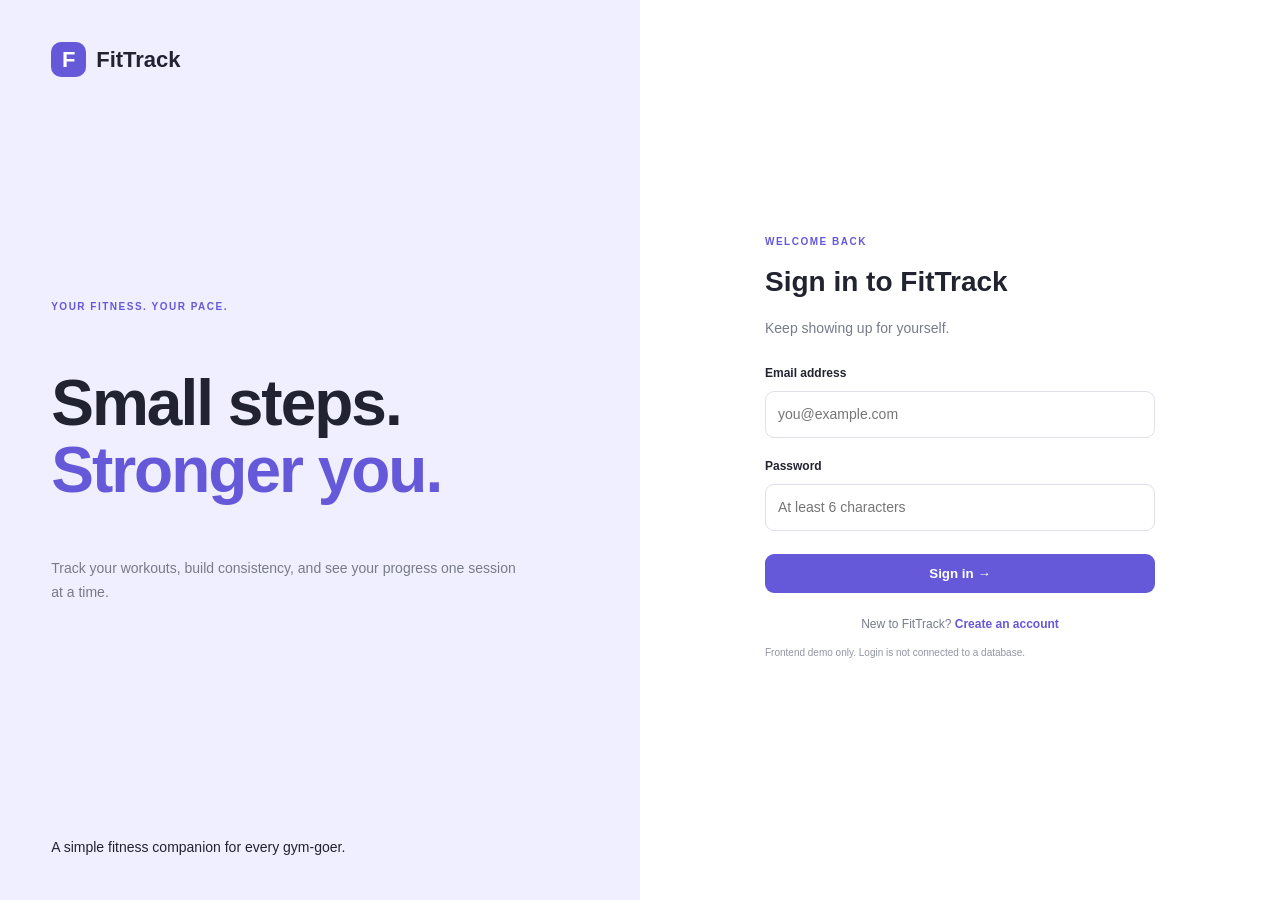
<file: project2/FitTrack_Frontend/index.html>
<!doctype html><html lang="en"><head><meta charset="utf-8"><meta name="viewport" content="width=device-width,initial-scale=1"><title>FitTrack | Sign In</title><link rel="stylesheet" href="css/style.css"></head><body class="auth"><section class="hero"><a class="brand" href="index.html"><b>F</b> FitTrack</a><div><small>YOUR FITNESS. YOUR PACE.</small><h1>Small steps.<br><em>Stronger you.</em></h1><p>Track your workouts, build consistency, and see your progress one session at a time.</p></div><footer>A simple fitness companion for every gym-goer.</footer></section><main class="authbox"><div class="mobilebrand">🟣 FitTrack</div><small>WELCOME BACK</small><h2>Sign in to FitTrack</h2><p class="muted">Keep showing up for yourself.</p><form id="loginForm"><label>Email address</label><input id="email" type="email" placeholder="you@example.com" required><label>Password</label><input id="password" type="password" minlength="6" placeholder="At least 6 characters" required><button class="primary">Sign in →</button></form><p class="switch">New to FitTrack? <a href="register.html">Create an account</a></p><p class="note">Frontend demo only. Login is not connected to a database.</p></main><script src="js/app.js"></script></body></html>
</file>
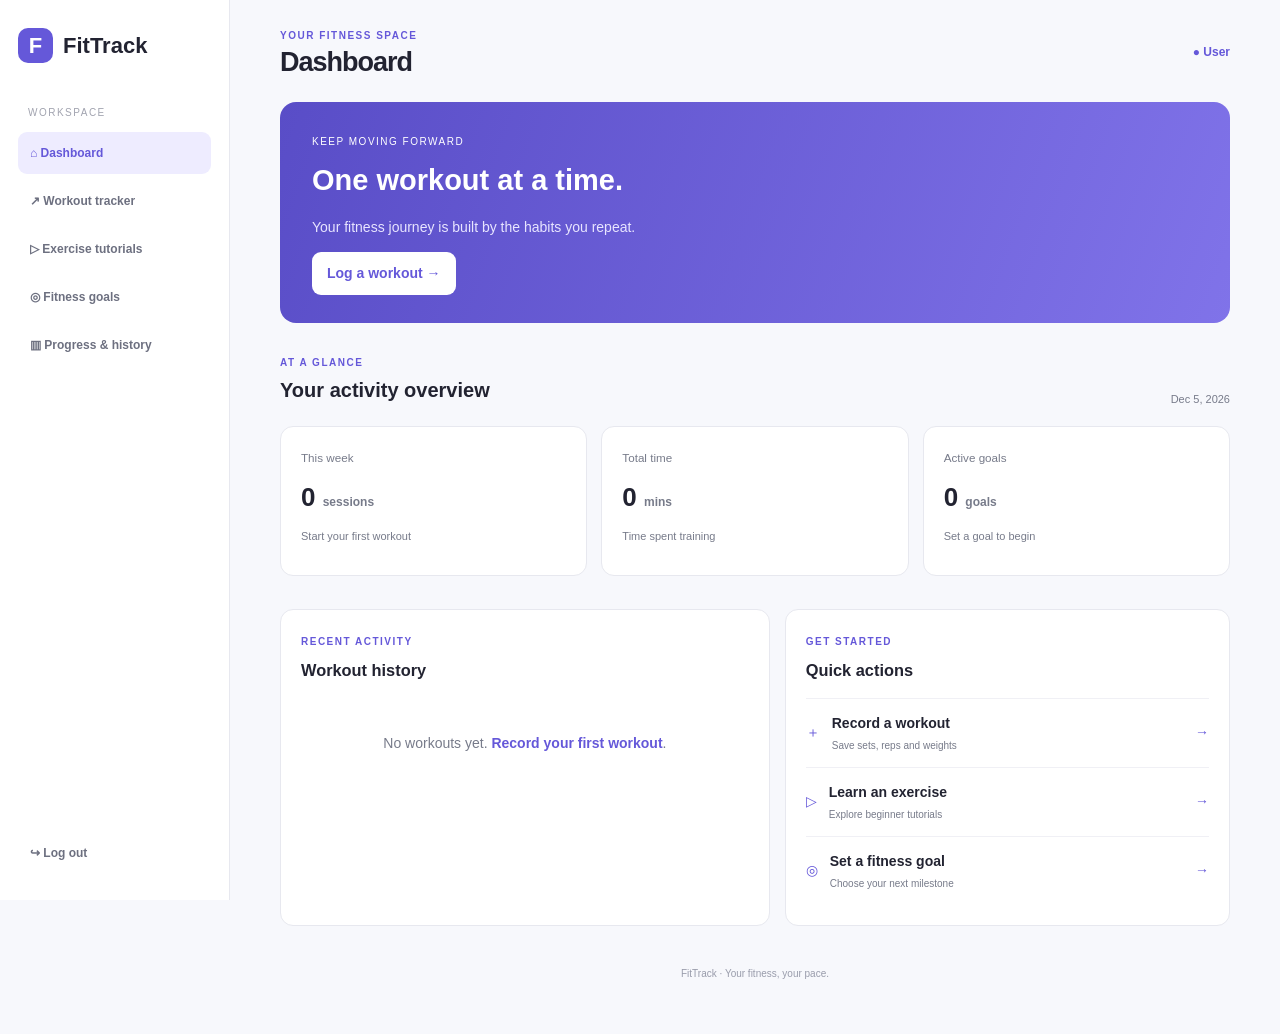
<file: project2/FitTrack_Frontend/dashboard.html>
<!doctype html><html lang="en"><head><meta charset="utf-8"><meta name="viewport" content="width=device-width,initial-scale=1"><title>FitTrack | Dashboard</title><link rel="stylesheet" href="css/style.css"></head><body class="app"><aside class="sidebar" id="sidebar"><a class="brand" href="dashboard.html"><b>F</b> FitTrack</a><small>WORKSPACE</small><nav><a class="active" href="dashboard.html">⌂ Dashboard</a><a href="workouts.html">↗ Workout tracker</a><a href="tutorials.html">▷ Exercise tutorials</a><a href="goals.html">◎ Fitness goals</a><a href="progress.html">▥ Progress & history</a></nav><button class="navlogout" data-logout>↪ Log out</button></aside><main class="main"><header><button id="menuToggle" class="menu">☰</button><div><small>YOUR FITNESS SPACE</small><h1>Dashboard</h1></div><span class="user">● <b id="displayName">User</b></span></header><section class="banner"><small>KEEP MOVING FORWARD</small><h2>One workout at a time.</h2><p>Your fitness journey is built by the habits you repeat.</p><a class="lightbtn" href="workouts.html">Log a workout →</a></section><div class="sectiontitle"><div><small>AT A GLANCE</small><h2>Your activity overview</h2></div><span id="todayDate"></span></div><section class="stats"><article><small>This week</small><h2 id="workoutCount">0 <small>sessions</small></h2><p>Start your first workout</p></article><article><small>Total time</small><h2 id="minuteCount">0 <small>mins</small></h2><p>Time spent training</p></article><article><small>Active goals</small><h2 id="goalCount">0 <small>goals</small></h2><p>Set a goal to begin</p></article></section><section class="columns"><article class="panel"><small>RECENT ACTIVITY</small><h3>Workout history</h3><div id="recent" class="empty">No workouts yet. <a href="workouts.html">Record your first workout</a>.</div></article><article class="panel"><small>GET STARTED</small><h3>Quick actions</h3><a class="quick" href="workouts.html">＋ <span><b>Record a workout</b><small>Save sets, reps and weights</small></span> →</a><a class="quick" href="tutorials.html">▷ <span><b>Learn an exercise</b><small>Explore beginner tutorials</small></span> →</a><a class="quick" href="goals.html">◎ <span><b>Set a fitness goal</b><small>Choose your next milestone</small></span> →</a></article></section><footer>FitTrack · Your fitness, your pace.</footer></main><div class="overlay" id="logoutModal" hidden><section class="modal"><h2>Log out of FitTrack?</h2><p>Are you sure you want to log out of your account?</p><button id="cancelLogout" class="secondary">No, stay here</button> <button id="confirmLogout" class="primary">Yes, log out</button></section></div><script src="js/app.js"></script></body></html>
</file>
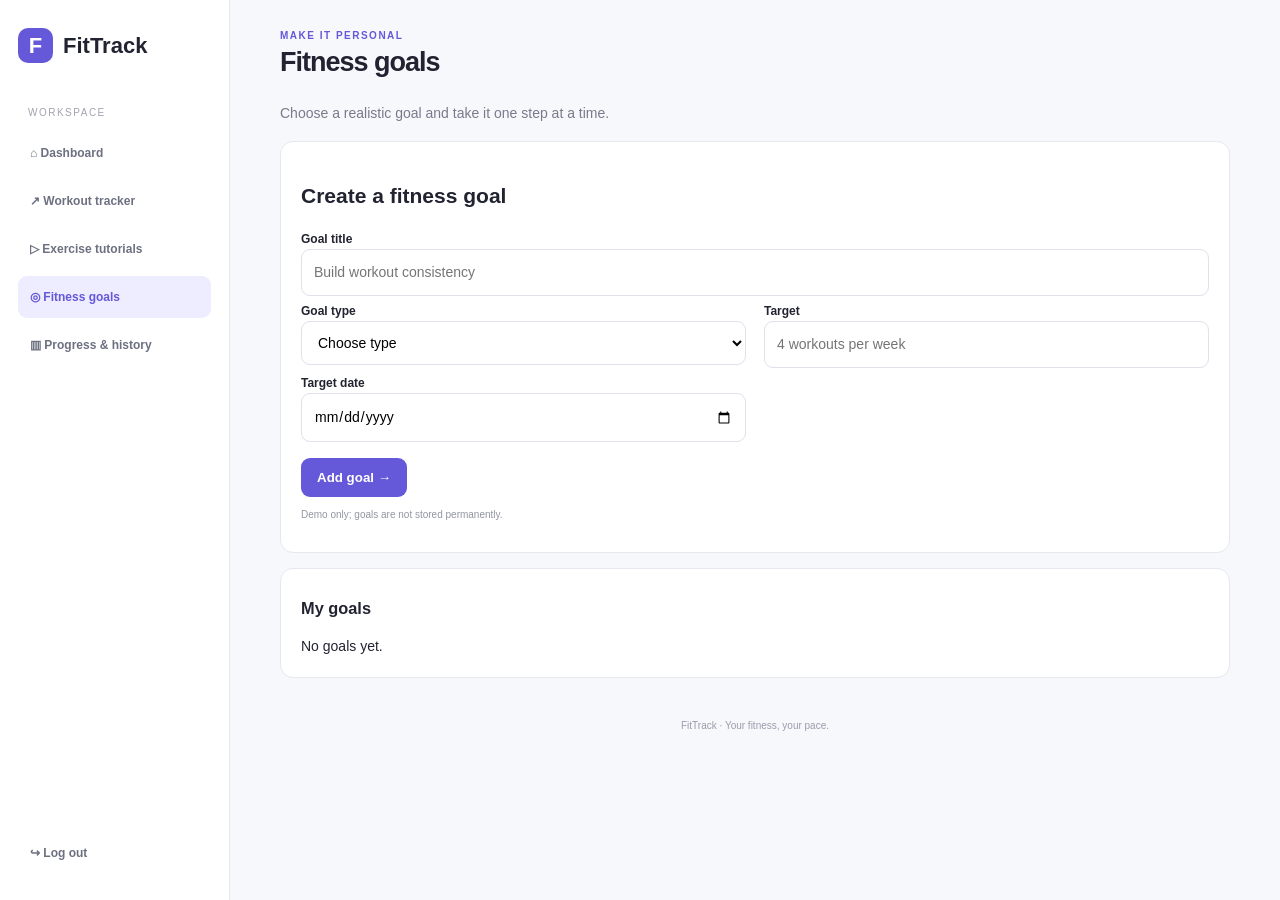
<file: project2/FitTrack_Frontend/goals.html>
<!doctype html><html lang="en"><head><meta charset="utf-8"><meta name="viewport" content="width=device-width,initial-scale=1"><title>FitTrack | Goals</title><link rel="stylesheet" href="css/style.css"></head><body class="app"><aside class="sidebar" id="sidebar"><a class="brand" href="dashboard.html"><b>F</b> FitTrack</a><small>WORKSPACE</small><nav><a href="dashboard.html">⌂ Dashboard</a><a href="workouts.html">↗ Workout tracker</a><a href="tutorials.html">▷ Exercise tutorials</a><a class="active" href="goals.html">◎ Fitness goals</a><a href="progress.html">▥ Progress & history</a></nav><button class="navlogout" data-logout>↪ Log out</button></aside><main class="main"><header><button id="menuToggle" class="menu">☰</button><div><small>MAKE IT PERSONAL</small><h1>Fitness goals</h1></div></header><p class="muted">Choose a realistic goal and take it one step at a time.</p><section class="panel"><h2>Create a fitness goal</h2><form id="goalForm" class="formgrid"><div class="wide"><label>Goal title</label><input id="goalTitle" required placeholder="Build workout consistency"></div><div><label>Goal type</label><select id="goalType" required><option value="">Choose type</option><option>Strength</option><option>Weight management</option><option>Endurance</option><option>Consistency</option><option>General fitness</option></select></div><div><label>Target</label><input id="goalTarget" required placeholder="4 workouts per week"></div><div><label>Target date</label><input id="goalDate" type="date" required></div><div class="wide"><button class="primary">Add goal →</button><p class="note">Demo only; goals are not stored permanently.</p></div></form></section><section class="panel"><h3>My goals</h3><div id="goalsList" class="goalitems">No goals yet.</div></section><footer>FitTrack · Your fitness, your pace.</footer></main><div class="overlay" id="logoutModal" hidden><section class="modal"><h2>Log out of FitTrack?</h2><p>Are you sure you want to log out?</p><button id="cancelLogout" class="secondary">No, stay here</button> <button id="confirmLogout" class="primary">Yes, log out</button></section></div><script src="js/app.js"></script></body></html>
</file>
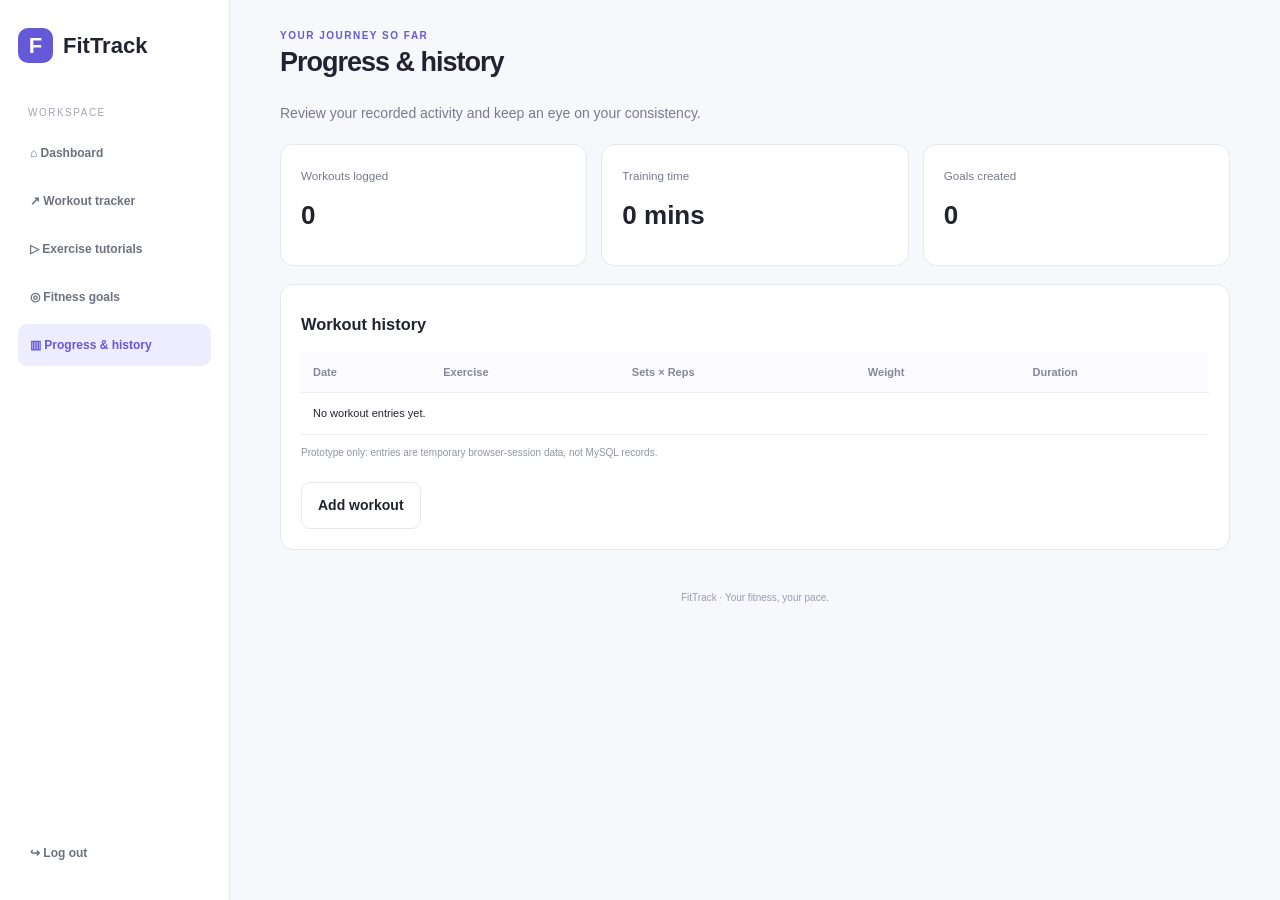
<file: project2/FitTrack_Frontend/progress.html>
<!doctype html><html lang="en"><head><meta charset="utf-8"><meta name="viewport" content="width=device-width,initial-scale=1"><title>FitTrack | Progress</title><link rel="stylesheet" href="css/style.css"></head><body class="app"><aside class="sidebar" id="sidebar"><a class="brand" href="dashboard.html"><b>F</b> FitTrack</a><small>WORKSPACE</small><nav><a href="dashboard.html">⌂ Dashboard</a><a href="workouts.html">↗ Workout tracker</a><a href="tutorials.html">▷ Exercise tutorials</a><a href="goals.html">◎ Fitness goals</a><a class="active" href="progress.html">▥ Progress & history</a></nav><button class="navlogout" data-logout>↪ Log out</button></aside><main class="main"><header><button id="menuToggle" class="menu">☰</button><div><small>YOUR JOURNEY SO FAR</small><h1>Progress & history</h1></div></header><p class="muted">Review your recorded activity and keep an eye on your consistency.</p><section class="stats"><article><small>Workouts logged</small><h2 id="progressCount">0</h2></article><article><small>Training time</small><h2 id="progressMinutes">0 mins</h2></article><article><small>Goals created</small><h2 id="progressGoals">0</h2></article></section><section class="panel"><h3>Workout history</h3><div class="tablewrap"><table><thead><tr><th>Date</th><th>Exercise</th><th>Sets × Reps</th><th>Weight</th><th>Duration</th></tr></thead><tbody id="historyRows"></tbody></table></div><p class="note">Prototype only: entries are temporary browser-session data, not MySQL records.</p><a class="secondary inline" href="workouts.html">Add workout</a></section><footer>FitTrack · Your fitness, your pace.</footer></main><div class="overlay" id="logoutModal" hidden><section class="modal"><h2>Log out of FitTrack?</h2><p>Are you sure you want to log out?</p><button id="cancelLogout" class="secondary">No, stay here</button> <button id="confirmLogout" class="primary">Yes, log out</button></section></div><script src="js/app.js"></script></body></html>
</file>
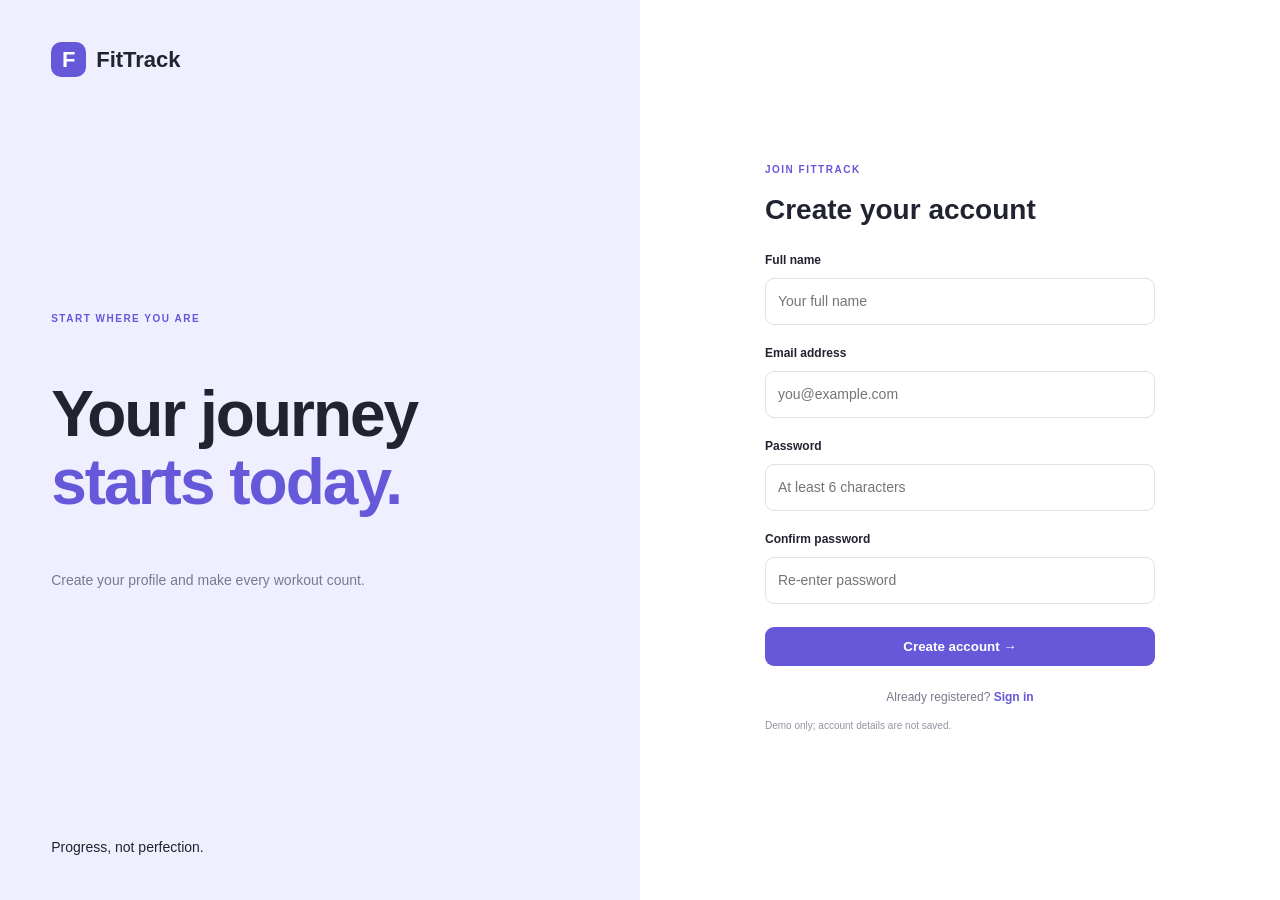
<file: project2/FitTrack_Frontend/register.html>
<!doctype html><html lang="en"><head><meta charset="utf-8"><meta name="viewport" content="width=device-width,initial-scale=1"><title>FitTrack | Register</title><link rel="stylesheet" href="css/style.css"></head><body class="auth"><section class="hero"><a class="brand" href="index.html"><b>F</b> FitTrack</a><div><small>START WHERE YOU ARE</small><h1>Your journey<br><em>starts today.</em></h1><p>Create your profile and make every workout count.</p></div><footer>Progress, not perfection.</footer></section><main class="authbox"><div class="mobilebrand">🟣 FitTrack</div><small>JOIN FITTRACK</small><h2>Create your account</h2><form id="registerForm"><label>Full name</label><input id="name" required placeholder="Your full name"><label>Email address</label><input id="regEmail" type="email" required placeholder="you@example.com"><label>Password</label><input id="regPass" type="password" minlength="6" required placeholder="At least 6 characters"><label>Confirm password</label><input id="confirmPass" type="password" minlength="6" required placeholder="Re-enter password"><button class="primary">Create account →</button></form><p class="switch">Already registered? <a href="index.html">Sign in</a></p><p class="note">Demo only; account details are not saved.</p></main><script src="js/app.js"></script></body></html>
</file>
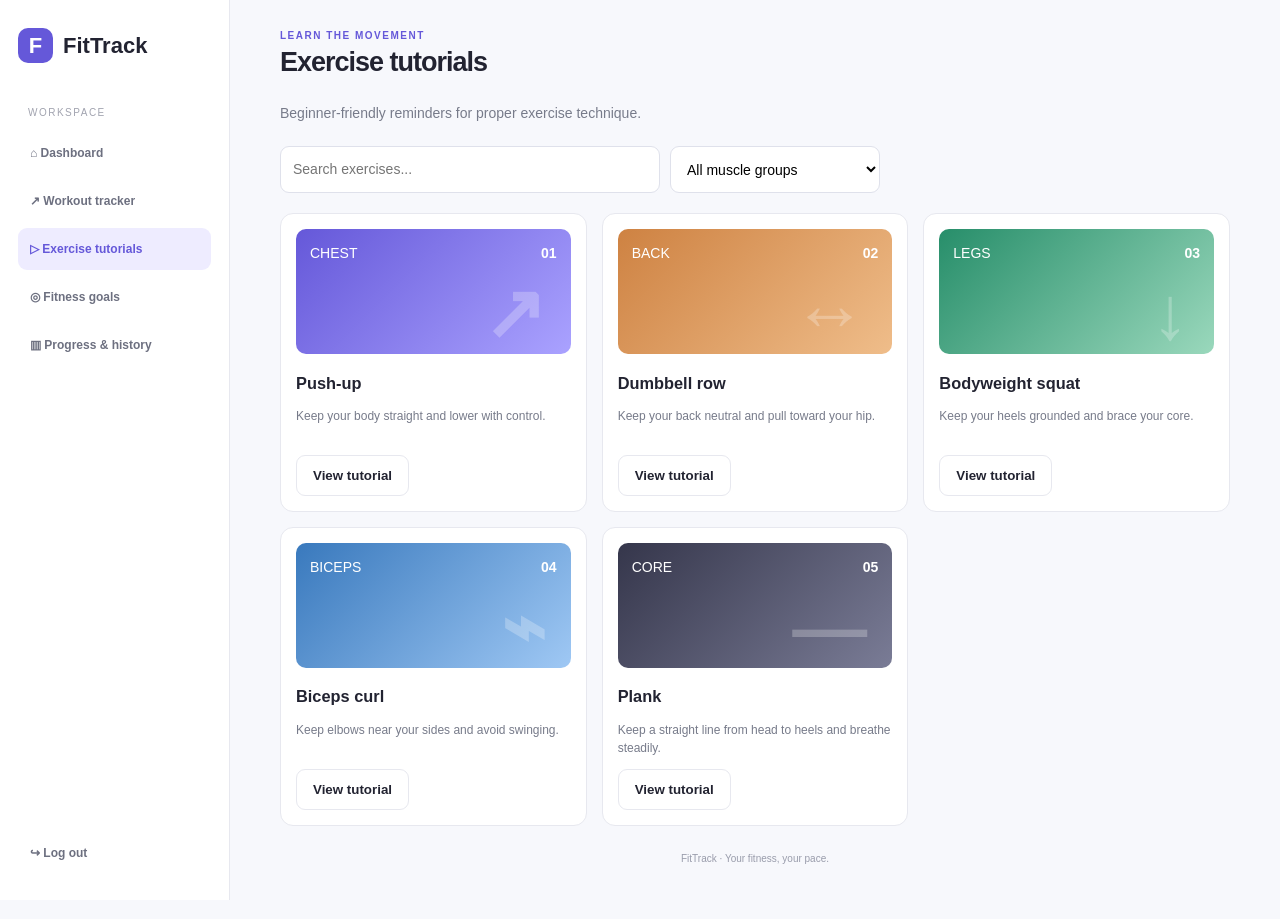
<file: project2/FitTrack_Frontend/tutorials.html>
<!doctype html><html lang="en"><head><meta charset="utf-8"><meta name="viewport" content="width=device-width,initial-scale=1"><title>FitTrack | Tutorials</title><link rel="stylesheet" href="css/style.css"></head><body class="app"><aside class="sidebar" id="sidebar"><a class="brand" href="dashboard.html"><b>F</b> FitTrack</a><small>WORKSPACE</small><nav><a href="dashboard.html">⌂ Dashboard</a><a href="workouts.html">↗ Workout tracker</a><a class="active" href="tutorials.html">▷ Exercise tutorials</a><a href="goals.html">◎ Fitness goals</a><a href="progress.html">▥ Progress & history</a></nav><button class="navlogout" data-logout>↪ Log out</button></aside><main class="main"><header><button id="menuToggle" class="menu">☰</button><div><small>LEARN THE MOVEMENT</small><h1>Exercise tutorials</h1></div></header><p class="muted">Beginner-friendly reminders for proper exercise technique.</p><div class="filters"><input id="tutorialSearch" placeholder="Search exercises..."><select id="categoryFilter"><option value="all">All muscle groups</option><option>Chest</option><option>Back</option><option>Legs</option><option>Biceps</option><option>Core</option></select></div><section class="cards" id="tutorialGrid"><article data-category="Chest" data-name="push-up"><div class="visual purplebg">CHEST <strong>01</strong><b>↗</b></div><h3>Push-up</h3><p>Keep your body straight and lower with control.</p><button class="secondary video-demo" data-exercise="Push-up">View tutorial</button></article><article data-category="Back" data-name="dumbbell row"><div class="visual orangebg">BACK <strong>02</strong><b>↔</b></div><h3>Dumbbell row</h3><p>Keep your back neutral and pull toward your hip.</p><button class="secondary video-demo" data-exercise="Dumbbell row">View tutorial</button></article><article data-category="Legs" data-name="squat"><div class="visual greenbg">LEGS <strong>03</strong><b>↓</b></div><h3>Bodyweight squat</h3><p>Keep your heels grounded and brace your core.</p><button class="secondary video-demo" data-exercise="Bodyweight squat">View tutorial</button></article><article data-category="Biceps" data-name="biceps curl"><div class="visual bluebg">BICEPS <strong>04</strong><b>⌁</b></div><h3>Biceps curl</h3><p>Keep elbows near your sides and avoid swinging.</p><button class="secondary video-demo" data-exercise="Biceps curl">View tutorial</button></article><article data-category="Core" data-name="plank"><div class="visual darkbg">CORE <strong>05</strong><b>—</b></div><h3>Plank</h3><p>Keep a straight line from head to heels and breathe steadily.</p><button class="secondary video-demo" data-exercise="Plank">View tutorial</button></article></section><footer>FitTrack · Your fitness, your pace.</footer></main><div class="overlay" id="logoutModal" hidden><section class="modal"><h2>Log out of FitTrack?</h2><p>Are you sure you want to log out?</p><button id="cancelLogout" class="secondary">No, stay here</button> <button id="confirmLogout" class="primary">Yes, log out</button></section></div><script src="js/app.js"></script></body></html>
</file>
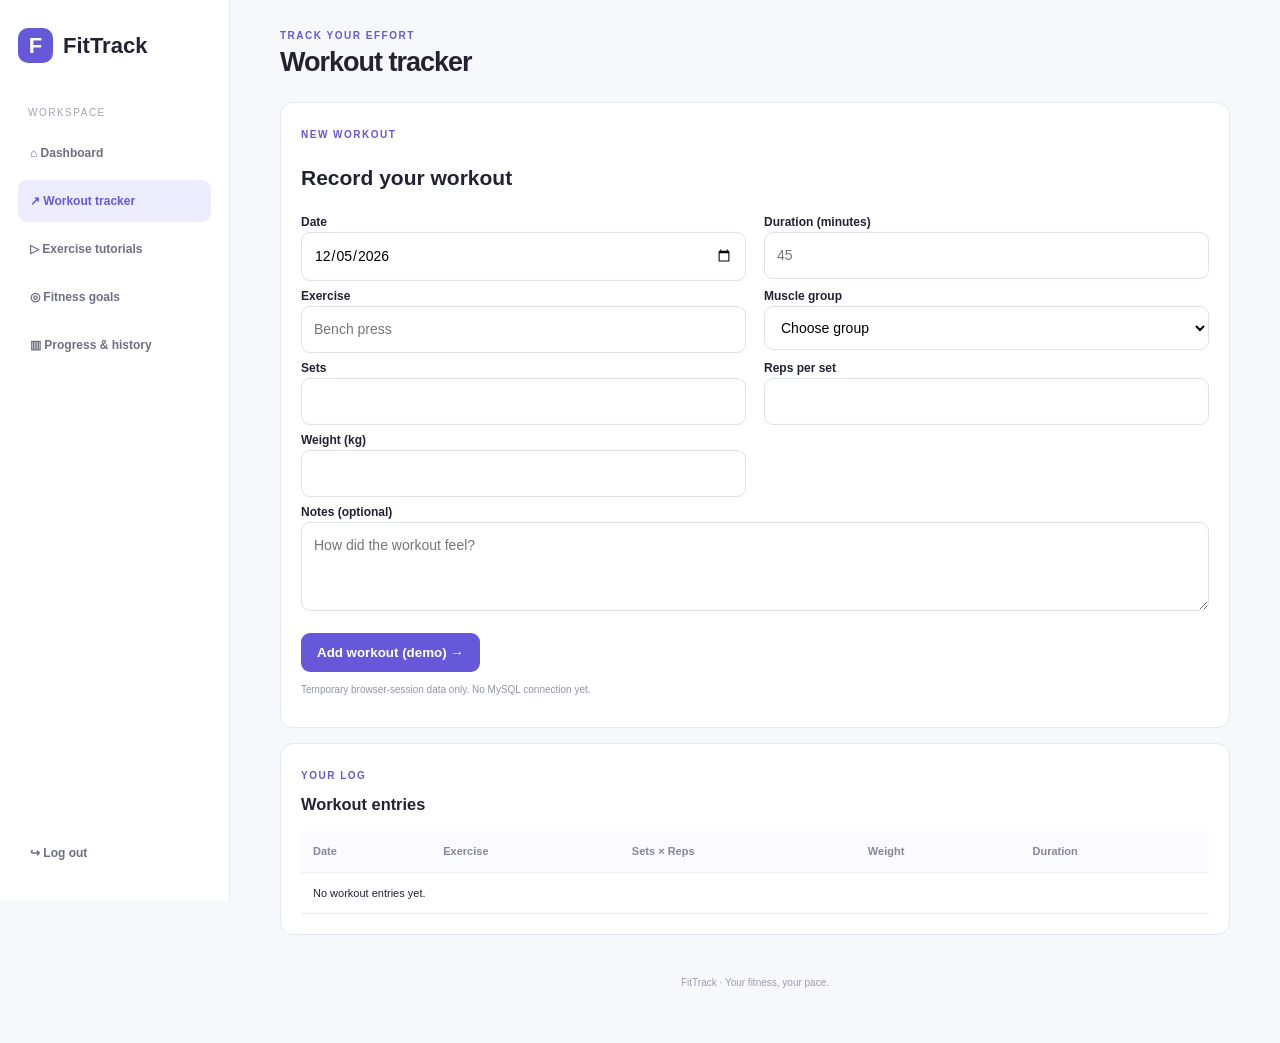
<file: project2/FitTrack_Frontend/workouts.html>
<!doctype html><html lang="en"><head><meta charset="utf-8"><meta name="viewport" content="width=device-width,initial-scale=1"><title>FitTrack | Workouts</title><link rel="stylesheet" href="css/style.css"></head><body class="app"><aside class="sidebar" id="sidebar"><a class="brand" href="dashboard.html"><b>F</b> FitTrack</a><small>WORKSPACE</small><nav><a href="dashboard.html">⌂ Dashboard</a><a class="active" href="workouts.html">↗ Workout tracker</a><a href="tutorials.html">▷ Exercise tutorials</a><a href="goals.html">◎ Fitness goals</a><a href="progress.html">▥ Progress & history</a></nav><button class="navlogout" data-logout>↪ Log out</button></aside><main class="main"><header><button id="menuToggle" class="menu">☰</button><div><small>TRACK YOUR EFFORT</small><h1>Workout tracker</h1></div></header><section class="panel"><small>NEW WORKOUT</small><h2>Record your workout</h2><form id="workoutForm" class="formgrid"><div><label>Date</label><input id="date" type="date" required></div><div><label>Duration (minutes)</label><input id="duration" type="number" min="1" required placeholder="45"></div><div><label>Exercise</label><input id="exercise" required placeholder="Bench press"></div><div><label>Muscle group</label><select id="muscle" required><option value="">Choose group</option><option>Chest</option><option>Back</option><option>Shoulders</option><option>Biceps</option><option>Triceps</option><option>Legs</option><option>Core</option><option>Full body</option></select></div><div><label>Sets</label><input id="sets" type="number" min="1" required></div><div><label>Reps per set</label><input id="reps" type="number" min="1" required></div><div><label>Weight (kg)</label><input id="weight" type="number" min="0" step=".5" required></div><div class="wide"><label>Notes (optional)</label><textarea id="notes" rows="3" placeholder="How did the workout feel?"></textarea></div><div class="wide"><button class="primary">Add workout (demo) →</button><p class="note">Temporary browser-session data only. No MySQL connection yet.</p></div></form></section><section class="panel"><small>YOUR LOG</small><h3>Workout entries</h3><div class="tablewrap"><table><thead><tr><th>Date</th><th>Exercise</th><th>Sets × Reps</th><th>Weight</th><th>Duration</th></tr></thead><tbody id="workoutRows"></tbody></table></div></section><footer>FitTrack · Your fitness, your pace.</footer></main><div class="overlay" id="logoutModal" hidden><section class="modal"><h2>Log out of FitTrack?</h2><p>Are you sure you want to log out?</p><button id="cancelLogout" class="secondary">No, stay here</button> <button id="confirmLogout" class="primary">Yes, log out</button></section></div><script src="js/app.js"></script></body></html>
</file>
<file: project2/FitTrack_Frontend/css/style.css>
:root{--ink:#222331;--muted:#777b8a;--line:#e7e8ef;--bg:#f7f8fc;--purple:#6558d9}*{box-sizing:border-box}body{margin:0;font:14px/1.5 Arial, sans-serif;color:var(--ink);background:var(--bg)}a{text-decoration:none;color:inherit}.brand{display:flex;align-items:center;gap:10px;font-size:22px;font-weight:bold}.brand b{display:grid;place-items:center;background:var(--purple);color:white;border-radius:10px;width:35px;height:35px}.auth{min-height:100vh;background:white;display:grid;grid-template-columns:1fr 1fr}.hero{background:#f0efff;padding:42px 8%;display:flex;flex-direction:column;justify-content:space-between}.hero>div{max-width:480px}.hero small,.authbox>small,header small,.sectiontitle small,.panel>small{font-size:10px;letter-spacing:1.5px;font-weight:bold;color:var(--purple)}h1{font-size:clamp(40px,5vw,65px);line-height:1.05;letter-spacing:-2px}em{font-style:normal;color:var(--purple)}.hero p,.muted{color:var(--muted);line-height:1.7}.authbox{width:min(390px,85%);margin:auto}.authbox h2{font-size:28px;margin:10px 0}.authbox form,.formgrid{display:grid;gap:9px}.authbox label,.formgrid label{font-size:12px;font-weight:bold;margin-top:10px}.authbox input,.formgrid input,.formgrid select,.formgrid textarea,.filters input,.filters select{width:100%;border:1px solid #dfe1eb;border-radius:9px;padding:12px;background:white;font:inherit;outline:none}.authbox input:focus,.formgrid input:focus,.formgrid select:focus,.filters input:focus{border-color:var(--purple)}.primary,.secondary{border:0;border-radius:9px;padding:12px 16px;font-weight:bold;cursor:pointer;display:inline-block}.primary{background:var(--purple);color:white}.authbox .primary{margin-top:14px}.secondary{background:white;border:1px solid var(--line);color:var(--ink)}.switch{text-align:center;color:var(--muted);font-size:12px;margin-top:22px}.switch a{color:var(--purple);font-weight:bold}.note{font-size:10px;color:#9295a2}.mobilebrand{display:none}.app{min-height:100vh}.sidebar{position:fixed;inset:0 auto 0 0;width:230px;background:white;border-right:1px solid var(--line);padding:28px 18px;display:flex;flex-direction:column;z-index:5}.sidebar>.brand{margin-bottom:42px}.sidebar>small{color:#a1a3af;font-size:10px;letter-spacing:1.5px;margin:0 0 12px 10px}.sidebar nav{display:grid;gap:6px}.sidebar nav a,.navlogout{padding:12px;border-radius:9px;color:#6d7080;font-weight:bold;font-size:12px}.sidebar nav a.active,.sidebar nav a:hover{background:#eeecff;color:var(--purple)}.navlogout{border:0;background:transparent;text-align:left;cursor:pointer;margin-top:auto}.main{margin-left:230px;padding:28px clamp(18px,4vw,50px);max-width:1500px}header{display:flex;align-items:center;gap:13px;margin-bottom:26px}header h1{font-size:27px;letter-spacing:-1px;margin:0}header>div{flex:1}header small{display:block;margin-bottom:5px}.user{font-size:12px;color:var(--purple)}.menu{display:none}.banner{padding:28px 32px;border-radius:16px;background:linear-gradient(110deg,#594dc7,#8073e9);color:white}.banner small{letter-spacing:1.5px;font-size:10px}.banner h2{font-size:29px;margin:8px 0}.banner p{color:#e8e5ff}.lightbtn{display:inline-block;background:white;color:var(--purple);border-radius:9px;padding:11px 15px;font-weight:bold}.sectiontitle{display:flex;justify-content:space-between;align-items:end;margin:28px 0 14px}.sectiontitle h2{margin:3px 0;font-size:20px}.sectiontitle span{font-size:11px;color:var(--muted)}.stats{display:grid;grid-template-columns:repeat(3,minmax(0,1fr));gap:14px;margin:18px 0}.stats article,.panel{background:white;border:1px solid var(--line);border-radius:13px;padding:20px}.stats article>small{color:var(--muted)}.stats h2{font-size:26px;margin:10px 0}.stats h2 small{font-size:12px;color:var(--muted)}.stats p{font-size:11px;color:var(--muted)}.columns{display:grid;grid-template-columns:1.1fr 1fr;gap:15px}.panel{margin:15px 0}.panel h2{font-size:21px}.panel h3{margin:7px 0 15px}.empty{padding:35px 10px;color:var(--muted);text-align:center}.empty a{color:var(--purple);font-weight:bold}.quick{display:flex;gap:12px;align-items:center;padding:14px 0;border-top:1px solid #f0f0f5;color:var(--purple)}.quick span{flex:1;color:var(--ink)}.quick b,.quick small{display:block}.quick small{font-size:10px;color:var(--muted);margin-top:4px}.main footer{text-align:center;color:#999cab;font-size:10px;padding:25px}.formgrid{grid-template-columns:1fr 1fr;gap:4px 18px}.formgrid>div{min-width:0}.formgrid .wide{grid-column:1/-1}.formgrid button{margin-top:12px}.tablewrap{overflow-x:auto}table{width:100%;border-collapse:collapse;font-size:11px}th,td{text-align:left;padding:12px;border-bottom:1px solid #eee;white-space:nowrap}th{color:#858896;background:#fafaff}.filters{display:flex;gap:10px;margin:20px 0}.filters input{max-width:380px}.filters select{max-width:210px}.cards{display:grid;grid-template-columns:repeat(3,minmax(0,1fr));gap:15px}.cards article{background:white;border:1px solid var(--line);border-radius:13px;padding:15px}.cards h3{margin-bottom:4px}.cards p{color:var(--muted);font-size:12px;min-height:36px}.visual{height:125px;border-radius:10px;padding:14px;color:white;display:flex;justify-content:space-between;position:relative}.visual b{position:absolute;right:25px;bottom:-15px;font-size:75px;opacity:.25}.purplebg{background:linear-gradient(135deg,#6558d9,#aaa2ff)}.orangebg{background:linear-gradient(135deg,#ce8242,#efbd8a)}.greenbg{background:linear-gradient(135deg,#278e6a,#9ad8bc)}.bluebg{background:linear-gradient(135deg,#3979bd,#9fc8f4)}.darkbg{background:linear-gradient(135deg,#35364b,#7a7c96)}.goalitems article{border:1px solid var(--line);border-radius:9px;padding:13px;margin:9px 0}.goalitems p{font-size:11px;color:var(--muted)}.overlay{position:fixed;inset:0;background:#15152688;z-index:20;display:grid;place-items:center;padding:20px}.overlay[hidden]{display:none}.modal{background:white;border-radius:15px;padding:28px;max-width:390px;width:100%;text-align:center}.modal h2{font-size:21px}.modal p{color:var(--muted);font-size:12px;margin-bottom:22px}.inline{margin-top:12px}@media(max-width:950px){.sidebar{width:205px}.main{margin-left:205px}.columns{grid-template-columns:1fr}.cards{grid-template-columns:repeat(2,minmax(0,1fr))}}@media(max-width:650px){.auth{grid-template-columns:1fr}.hero{display:none}.authbox{padding:35px 0}.mobilebrand{display:block;font-size:20px;font-weight:bold;margin-bottom:38px}.sidebar{transform:translateX(-105%);transition:.2s;width:240px;box-shadow:0 10px 30px #0001}.sidebar.open{transform:translateX(0)}.main{margin:0;padding:20px 14px}.menu{display:block;border:1px solid var(--line);background:white;border-radius:7px;padding:8px 10px}.user{display:none}.banner{padding:22px}.banner h2{font-size:24px}.stats{grid-template-columns:1fr 1fr;gap:9px}.stats article{padding:14px}.formgrid{grid-template-columns:1fr}.formgrid .wide{grid-column:auto}.cards{grid-template-columns:1fr}.filters{flex-direction:column}.filters input,.filters select{max-width:none}.modal button{margin:4px}.sectiontitle h2{font-size:17px}}
</file>
